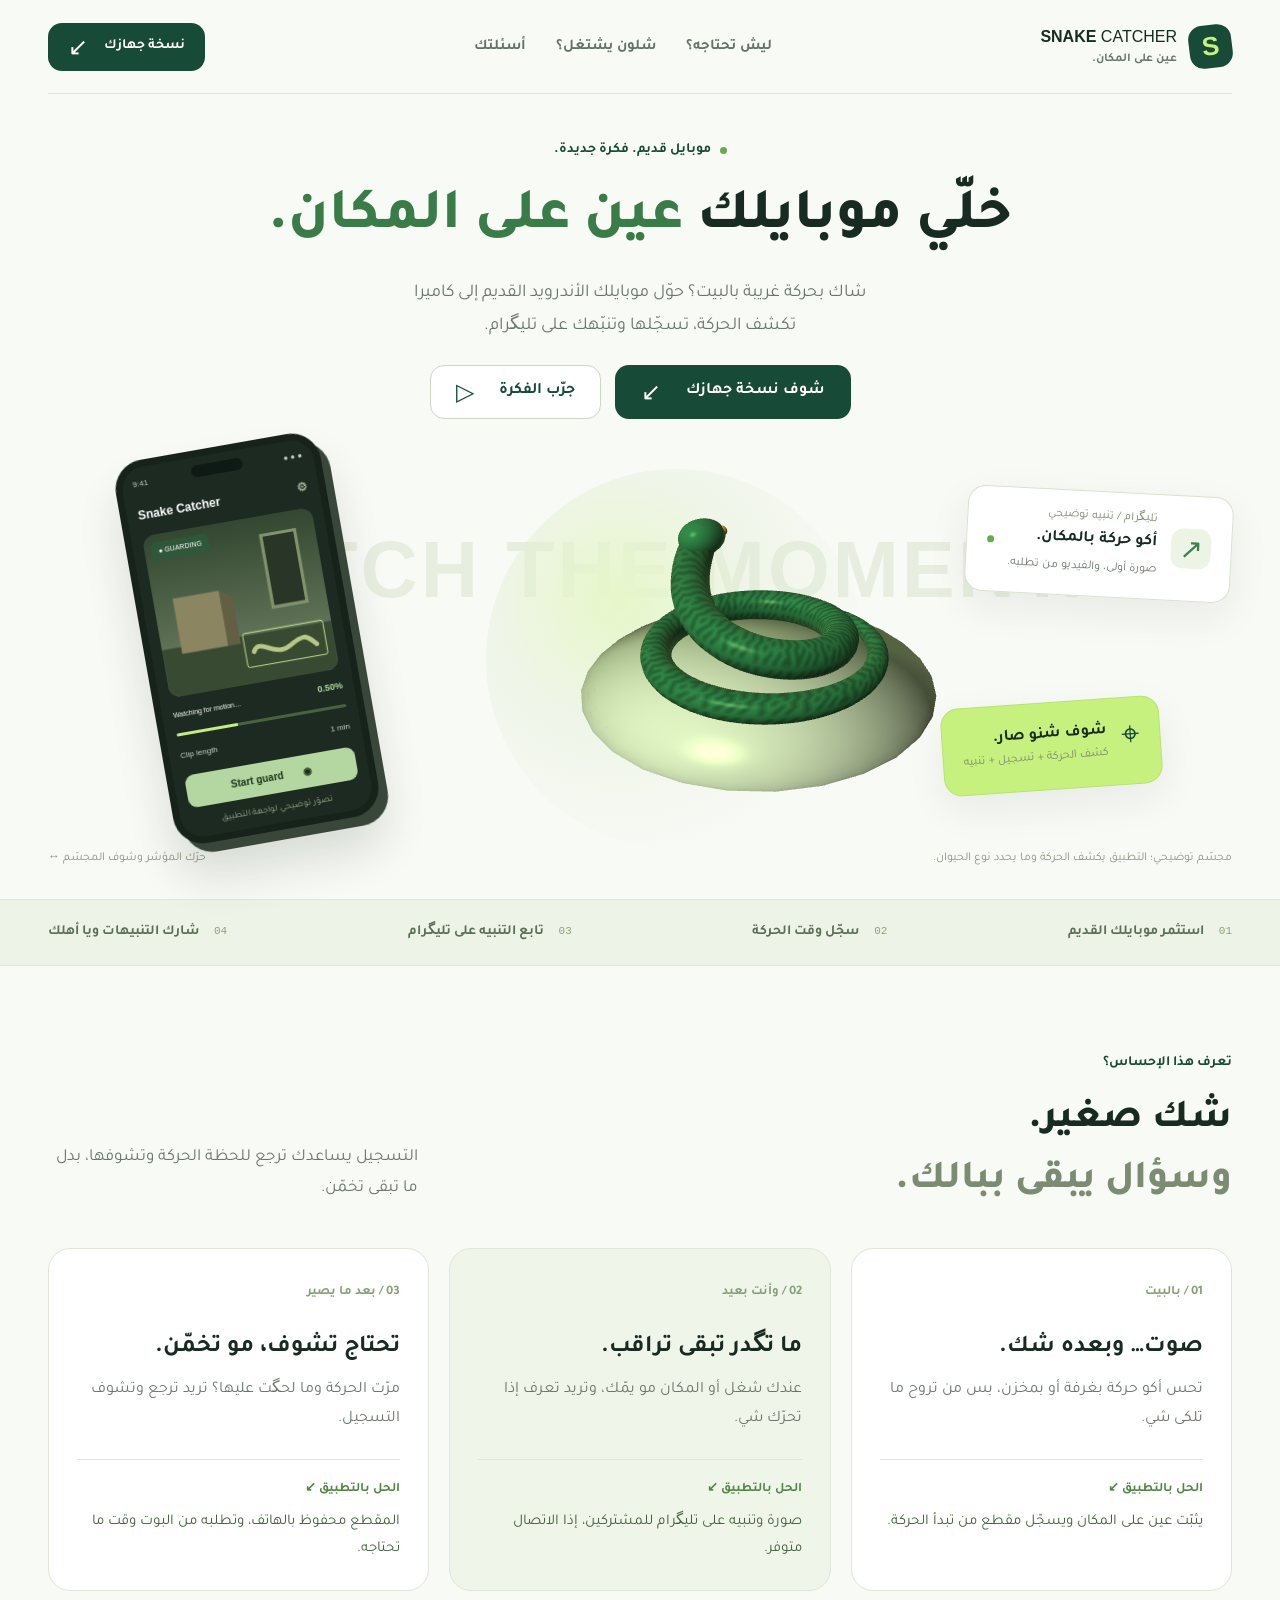
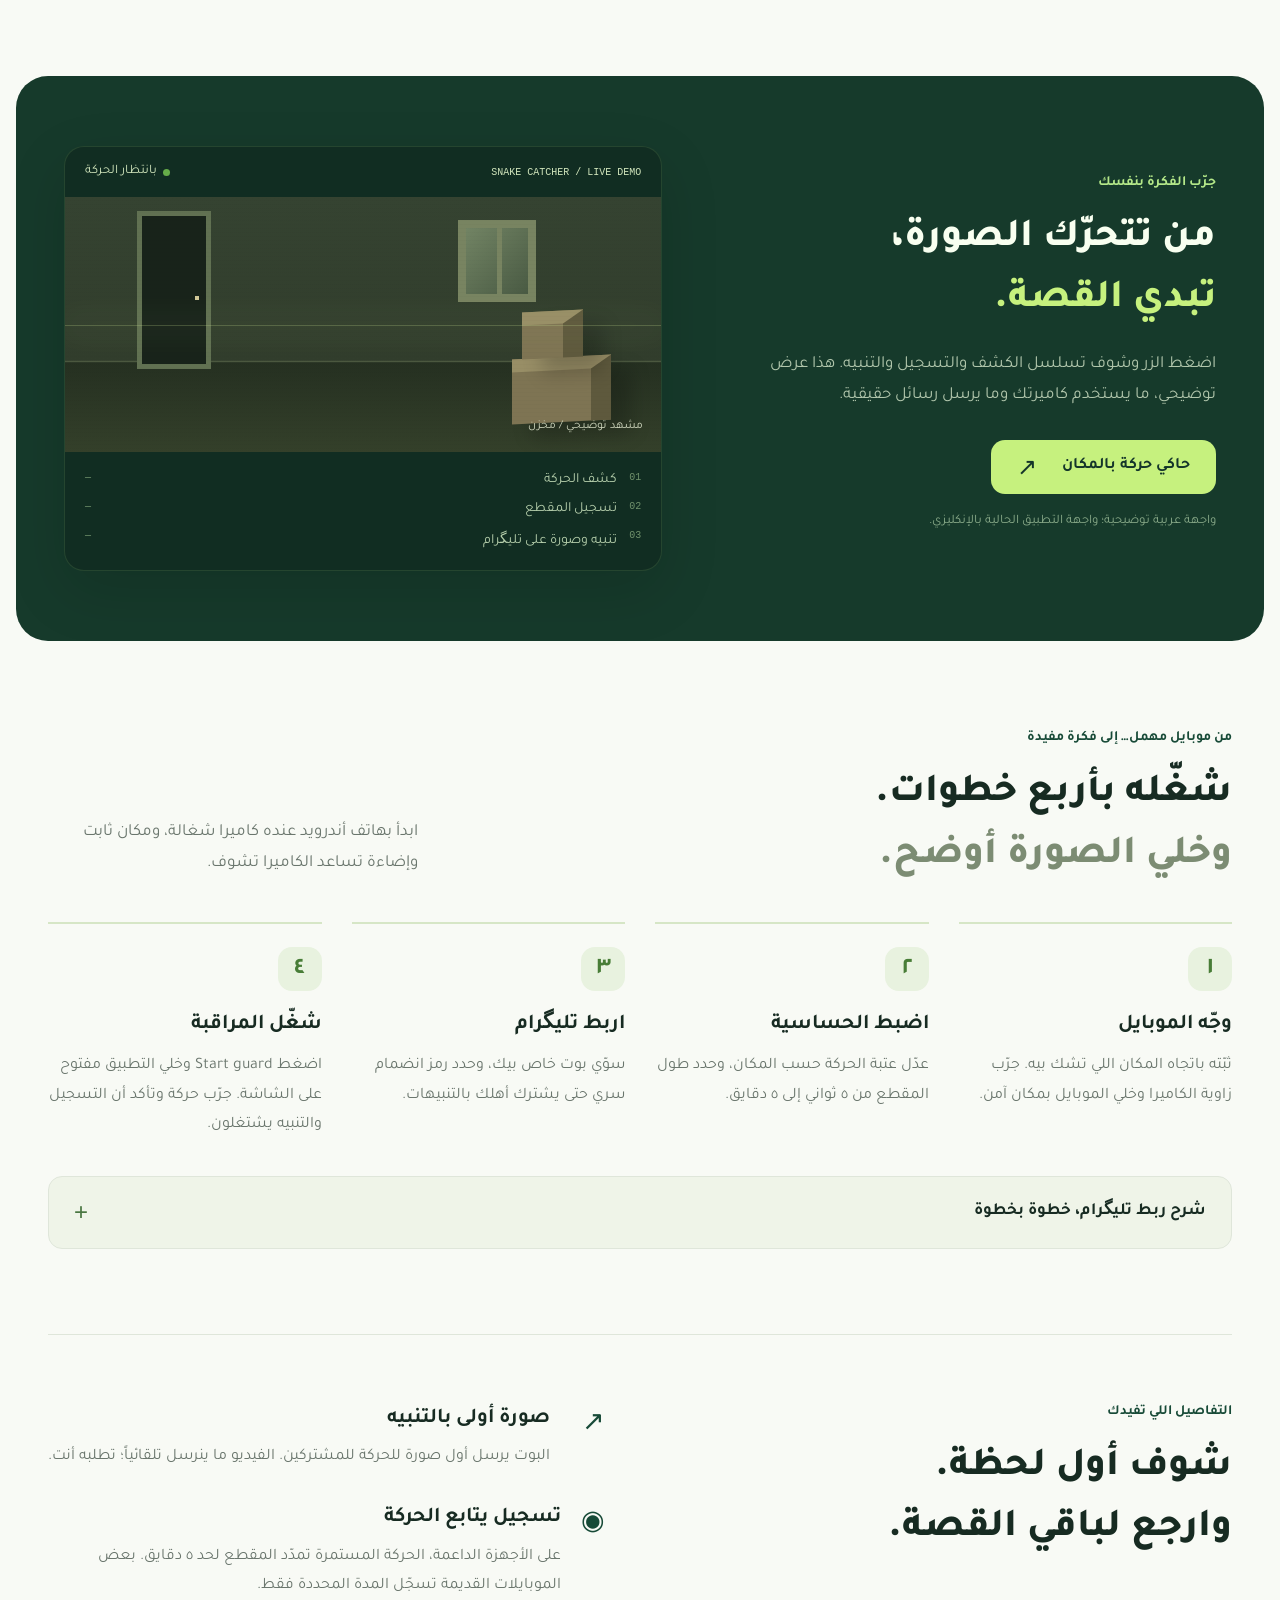
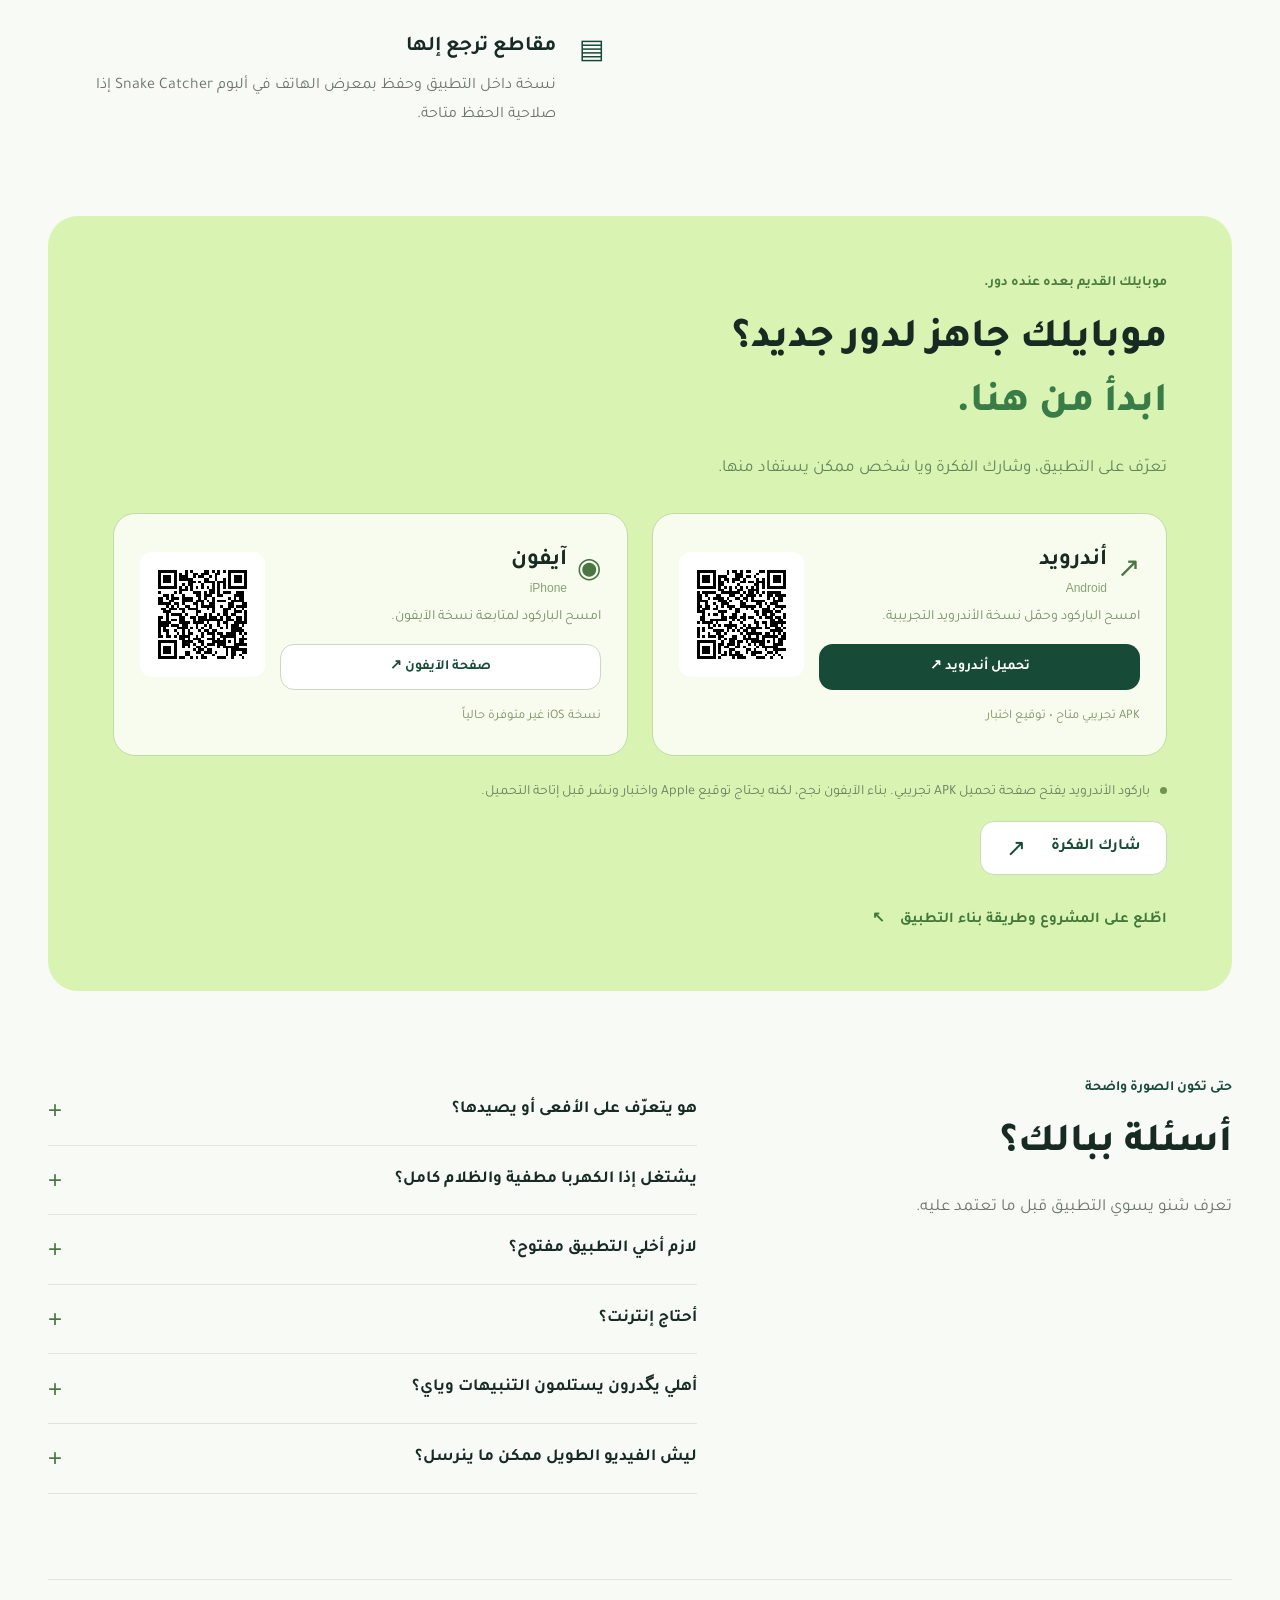
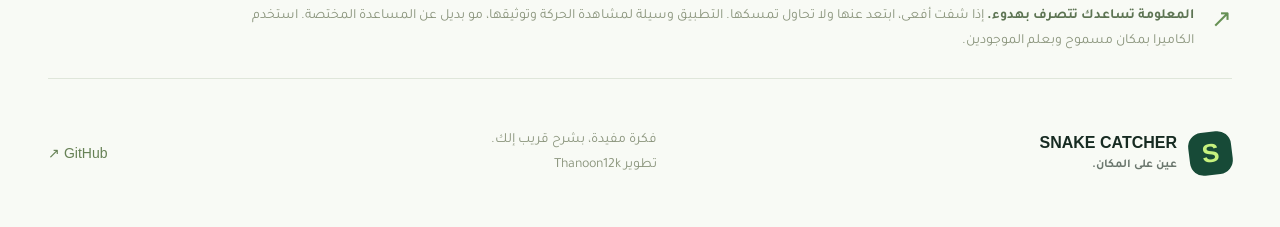
<file: website/index.html>
<!doctype html>
<html lang="ar-IQ" dir="rtl"><head><meta charset="utf-8"><meta name="viewport" content="width=device-width,initial-scale=1"><meta name="theme-color" content="#174a37"><title>Snake Catcher — موبايلك القديم، عين على المكان</title><meta name="description" content="حوّل موبايل أندرويد القديم إلى كاميرا تراقب الحركة، تسجّل الفيديو وتنبّهك على تليگرام. تعرّف على Snake Catcher باللهجة العراقية."><meta property="og:title" content="عندك شك بحركة بالبيت؟ خلي موبايلك يراقب."><meta property="og:description" content="Snake Catcher يحوّل موبايلك القديم إلى كاميرا لكشف الحركة وتسجيلها. شرح عراقي بسيط وخطوات الإعداد."><link rel="icon" href="favicon.svg"><link rel="stylesheet" href="style.css"></head><body>
<a class="skip" href="#main">انتقل للمحتوى</a>
<header class="wrap"><a class="brand" href="#"><span class="brand-icon">S</span><span dir="ltr">SNAKE<span class="light"> CATCHER</span><small>عين على المكان.</small></span></a><button class="menu-toggle" id="menu-toggle" aria-label="فتح القائمة" aria-controls="site-nav" aria-expanded="false">☰</button><nav id="site-nav" aria-label="القائمة الرئيسية"><a href="#problem">ليش تحتاجه؟</a><a href="#how">شلون يشتغل؟</a><a href="#faq">أسئلتك</a></nav><a class="btn small" href="#download">نسخة جهازك <span>↙</span></a></header>
<main id="main"><section class="hero wrap"><div class="hero-copy"><div class="eyebrow"><span class="dot"></span> موبايل قديم. فكرة جديدة.</div><h1>خلّي موبايلك <em>عين على المكان.</em></h1><p class="intro">شاك بحركة غريبة بالبيت؟ حوّل موبايلك الأندرويد القديم إلى كاميرا<br class="desktop-break"> تكشف الحركة، تسجّلها وتنبّهك على تليگرام.</p><div class="actions"><a class="btn" href="#download">شوف نسخة جهازك <span>↙</span></a><a class="btn secondary" href="#demo">جرّب الفكرة <span>▷</span></a></div></div><div class="scene" id="scene"><span class="scene-word" aria-hidden="true">CATCH THE MOMENT.</span><div class="scene-orb"></div><canvas id="snake" aria-label="مجسّم ثلاثي الأبعاد لأفعى خضراء" role="img"></canvas><div class="scene-fallback" hidden>🐍</div><div class="phone"><div class="phone-top"><span dir="ltr">9:41</span><span>● ● ●</span></div><div class="phone-brand" dir="ltr">Snake Catcher <span>⚙</span></div><div class="phone-camera"><span dir="ltr">● GUARDING</span><svg viewBox="0 0 220 210" aria-hidden="true"><defs><linearGradient id="wall" x2="0" y2="1"><stop stop-color="#334731"/><stop offset="1" stop-color="#718466"/></linearGradient></defs><path d="M0 0H220V210H0Z" fill="url(#wall)"/><path d="M0 148H220V210H0Z" fill="#394a32"/><path d="M150 25H194V118H150Z" fill="#293527" stroke="#82936b" stroke-width="4"/><path d="M25 85H85V157H25Z" fill="#8b8561"/><path d="M85 85L101 96V157H85Z" fill="#625f45"/><path d="M116 170C125 152 141 183 163 170S187 163 197 174" fill="none" stroke="#b6c887" stroke-width="6" stroke-linecap="round"/><rect x="105" y="145" width="104" height="44" rx="3" fill="none" stroke="#e1ffa5" stroke-width="1"/></svg></div><div class="phone-status"><span>Watching for motion…</span><b>0.50%</b></div><div class="phone-meter"></div><div class="phone-controls"><span>Clip length</span><b>1 min</b></div><div class="phone-start">Start guard <span>◉</span></div><p>تصوّر توضيحي لواجهة التطبيق</p></div><div class="float-card alert"><span class="alert-icon">↗</span><div><small>تليگرام / تنبيه توضيحي</small><strong>أكو حركة بالمكان.</strong><span>صورة أولى، والفيديو من تطلبه.</span></div><i class="dot"></i></div><div class="float-card detected"><span class="target">⌖</span><div><strong>شوف شنو صار.</strong><small>كشف الحركة + تسجيل + تنبيه</small></div></div><div class="scene-bottom"><span>مجسّم توضيحي؛ التطبيق يكشف الحركة وما يحدد نوع الحيوان.</span><span class="drag">حرّك المؤشر وشوف المجسّم ↔</span></div></div></section><div class="benefit-strip"><div class="wrap"><span><b>01</b> استثمر موبايلك القديم</span><span><b>02</b> سجّل وقت الحركة</span><span><b>03</b> تابع التنبيه على تليگرام</span><span><b>04</b> شارك التنبيهات ويا أهلك</span></div></div>
<section id="problem" class="section wrap"><div class="section-top"><div><div class="eyebrow">تعرف هذا الإحساس؟</div><h2>شك صغير.<br><span>وسؤال يبقى ببالك.</span></h2></div><p>التسجيل يساعدك ترجع للحظة الحركة وتشوفها، بدل ما تبقى تخمّن.</p></div><div class="problems"><article><span class="index">01 / بالبيت</span><h3>صوت… وبعده شك.</h3><p>تحس أكو حركة بغرفة أو بمخزن، بس من تروح ما تلكى شي.</p><div class="solution"><span>الحل بالتطبيق ↙</span>يثبّت عين على المكان ويسجّل مقطع من تبدأ الحركة.</div></article><article><span class="index">02 / وأنت بعيد</span><h3>ما تگدر تبقى تراقب.</h3><p>عندك شغل أو المكان مو يمّك، وتريد تعرف إذا تحرّك شي.</p><div class="solution"><span>الحل بالتطبيق ↙</span>صورة وتنبيه على تليگرام للمشتركين، إذا الاتصال متوفر.</div></article><article><span class="index">03 / بعد ما يصير</span><h3>تحتاج تشوف، مو تخمّن.</h3><p>مرّت الحركة وما لحگت عليها؟ تريد ترجع وتشوف التسجيل.</p><div class="solution"><span>الحل بالتطبيق ↙</span>المقطع محفوظ بالهاتف، وتطلبه من البوت وقت ما تحتاجه.</div></article></div></section>
<section id="demo" class="demo-section"><div class="wrap demo-grid"><div><div class="eyebrow">جرّب الفكرة بنفسك</div><h2>من تتحرّك الصورة،<br><em>تبدي القصة.</em></h2><p>اضغط الزر وشوف تسلسل الكشف والتسجيل والتنبيه. هذا عرض توضيحي، ما يستخدم كاميرتك وما يرسل رسائل حقيقية.</p><button class="btn" id="demo-button">حاكي حركة بالمكان <span>↗</span></button><p class="mini">واجهة عربية توضيحية؛ واجهة التطبيق الحالية بالإنكليزي.</p></div><div class="monitor"><div class="monitor-head"><span dir="ltr">SNAKE CATCHER / LIVE DEMO</span><span id="demo-state"><i class="dot"></i> بانتظار الحركة</span></div><div class="room"><div class="window"></div><div class="room-door"></div><div class="box box1"></div><div class="box box2"></div><div class="scan-line"></div><div class="motion-box" id="motion-box"><span>حركة مكتشفة</span><svg viewBox="0 0 140 60" aria-hidden="true"><path d="M10 40C20 5 50 55 75 30S120 0 130 28" fill="none" stroke="#b9cf87" stroke-width="10" stroke-linecap="round"/></svg></div><span class="room-caption">مشهد توضيحي / مخزن</span><span class="rec" id="rec" hidden>● REC</span></div><div class="demo-events" aria-live="polite"><div id="event1">01 <span>كشف الحركة</span><i>—</i></div><div id="event2">02 <span>تسجيل المقطع</span><i>—</i></div><div id="event3">03 <span>تنبيه وصورة على تليگرام</span><i>—</i></div></div></div></div></section>
<section id="how" class="section wrap"><div class="section-top"><div><div class="eyebrow">من موبايل مهمل… إلى فكرة مفيدة</div><h2>شغّله بأربع خطوات.<br><span>وخلي الصورة أوضح.</span></h2></div><p>ابدأ بهاتف أندرويد عنده كاميرا شغالة، ومكان ثابت وإضاءة تساعد الكاميرا تشوف.</p></div><div class="steps"><article><b>١</b><h3>وجّه الموبايل</h3><p>ثبّته باتجاه المكان اللي تشك بيه. جرّب زاوية الكاميرا وخلي الموبايل بمكان آمن.</p></article><article><b>٢</b><h3>اضبط الحساسية</h3><p>عدّل عتبة الحركة حسب المكان، وحدد طول المقطع من ٥ ثواني إلى ٥ دقايق.</p></article><article><b>٣</b><h3>اربط تليگرام</h3><p>سوّي بوت خاص بيك، وحدد رمز انضمام سري حتى يشترك أهلك بالتنبيهات.</p></article><article><b>٤</b><h3>شغّل المراقبة</h3><p>اضغط <bdi>Start guard</bdi> وخلي التطبيق مفتوح على الشاشة. جرّب حركة وتأكد أن التسجيل والتنبيه يشتغلون.</p></article></div><details class="setup"><summary>شرح ربط تليگرام، خطوة بخطوة <span>+</span></summary><ol><li>افتح <a href="https://t.me/BotFather" target="_blank" rel="noopener">@BotFather</a> على تليگرام، أرسل <code>/newbot</code> وخذ رمز البوت (Token).</li><li>داخل التطبيق افتح <bdi>Settings</bdi>، فعّل <bdi>Telegram alerts</bdi> والصق الرمز. احتفظ بيه سري.</li><li>اختار <bdi>Join code</bdi> سري وشاركه بس ويا الأشخاص اللي تريدهم يستلمون التنبيهات.</li><li>كل شخص يفتح بوتك ويرسل <code>/start YOUR_JOIN_CODE</code>، مع استبدال النص برمزك.</li><li>اضغط <bdi>Save &amp; send test</bdi>. من البوت تگدر ترسل <code>/status</code> للحالة، <code>/video</code> لآخر فيديو و<code>/list</code> لآخر ١٠ مقاطع.</li></ol></details></section>
<section class="feature-section wrap"><div class="feature-heading"><div class="eyebrow">التفاصيل اللي تفيدك</div><h2>شوف أول لحظة.<br>وارجع لباقي القصة.</h2></div><div class="feature-list"><article><span>↗</span><div><h3>صورة أولى بالتنبيه</h3><p>البوت يرسل أول صورة للحركة للمشتركين. الفيديو ما ينرسل تلقائياً؛ تطلبه أنت.</p></div></article><article><span>◉</span><div><h3>تسجيل يتابع الحركة</h3><p>على الأجهزة الداعمة، الحركة المستمرة تمدّد المقطع لحد ٥ دقايق. بعض الموبايلات القديمة تسجّل المدة المحددة فقط.</p></div></article><article><span>▤</span><div><h3>مقاطع ترجع إلها</h3><p>نسخة داخل التطبيق وحفظ بمعرض الهاتف في ألبوم <bdi>Snake Catcher</bdi> إذا صلاحية الحفظ متاحة.</p></div></article></div></section>
<section id="download" class="download wrap"><div class="eyebrow">موبايلك القديم بعده عنده دور.</div><h2>موبايلك جاهز لدور جديد؟<br><em>ابدأ من هنا.</em></h2><p>تعرّف على التطبيق، وشارك الفكرة ويا شخص ممكن يستفاد منها.</p><div class="platforms"><article><div class="platform-title"><span>↗</span><h3>أندرويد <small>Android</small></h3></div><img src="qr-android.svg" width="150" height="150" alt="باركود صفحة توفر نسخة أندرويد"><p>امسح الباركود وحمّل نسخة الأندرويد التجريبية.</p><a class="btn" href="android.html">تحميل أندرويد ↗</a><span class="platform-status">APK تجريبي متاح • توقيع اختبار</span></article><article><div class="platform-title"><span>◉</span><h3>آيفون <small>iPhone</small></h3></div><img src="qr-ios.svg" width="150" height="150" alt="باركود صفحة توفر نسخة آيفون"><p>امسح الباركود لمتابعة نسخة الآيفون.</p><a class="btn secondary" href="ios.html">صفحة الآيفون ↗</a><span class="platform-status">نسخة iOS غير متوفرة حالياً</span></article></div><div class="availability"><span class="dot"></span><p>باركود الأندرويد يفتح صفحة تحميل APK تجريبي. بناء الآيفون نجح، لكنه يحتاج توقيع Apple واختبار ونشر قبل إتاحة التحميل.</p></div><button class="btn secondary" id="share-button">شارك الفكرة <span>↗</span></button><br><br><a class="text-link" href="https://github.com/Thanoon12k/real-snakes-catcher" target="_blank" rel="noopener">اطّلع على المشروع وطريقة بناء التطبيق <span>↖</span></a></section>
<section id="faq" class="section wrap faq"><div><div class="eyebrow">حتى تكون الصورة واضحة</div><h2>أسئلة ببالك؟</h2><p>تعرف شنو يسوي التطبيق قبل ما تعتمد عليه.</p></div><div class="questions"><details><summary>هو يتعرّف على الأفعى أو يصيدها؟ <span>+</span></summary><p>لا. الاسم Snake Catcher، لكن التطبيق يكشف تغيّر الصورة بسبب الحركة ويسجّلها. ما يحدد إذا اللي تحرّك أفعى أو فار أو شخص، وما يمسك الحيوانات ولا يضمن الحماية.</p></details><details><summary>يشتغل إذا الكهربا مطفية والظلام كامل؟ <span>+</span></summary><p>الكاميرا تحتاج إضاءة حتى تشوف. وضع Night يعدّل حساسية تغيّر الإضاءة، لكنه ما يحوّل الموبايل إلى كاميرا أشعة تحت الحمراء. الأداء يعتمد على كاميرا الهاتف وظروف المكان.</p></details><details><summary>لازم أخلي التطبيق مفتوح؟ <span>+</span></summary><p>إي، خلي التطبيق ظاهر على الشاشة أثناء المراقبة. التطبيق يبقي الشاشة شغالة تلقائياً عند تشغيل المراقبة. تأكد من البطارية والمساحة وجرّب الجهاز قبل الاستخدام الطويل.</p></details><details><summary>أحتاج إنترنت؟ <span>+</span></summary><p>كشف الحركة والتسجيل يصيران على الهاتف. إرسال تنبيهات وصور وفيديوهات تليگرام يحتاج اتصال إنترنت وإعداد البوت.</p></details><details><summary>أهلي يگدرون يستلمون التنبيهات وياي؟ <span>+</span></summary><p>إي. كل شخص يشترك ببوتك باستخدام رمز الانضمام السري. التنبيه والصورة يوصلون للمشتركين، والفيديو يوصل فقط للشخص اللي يطلبه. تگدر تحذف المشتركين من الإعدادات.</p></details><details><summary>ليش الفيديو الطويل ممكن ما ينرسل؟ <span>+</span></summary><p>وفق توثيق المشروع، البوت ما يرفع ملفات أكبر من ٥٠ ميگابايت. بعض المقاطع الطويلة ممكن تتجاوز الحد؛ يبقى المقطع محفوظ بالهاتف حتى إذا تعذر إرساله.</p></details></div></section>
<aside class="honest-note wrap"><span>↗</span><p><strong>المعلومة تساعدك تتصرف بهدوء.</strong> إذا شفت أفعى، ابتعد عنها ولا تحاول تمسكها. التطبيق وسيلة لمشاهدة الحركة وتوثيقها، مو بديل عن المساعدة المختصة. استخدم الكاميرا بمكان مسموح وبعلم الموجودين.</p></aside></main>
<footer class="wrap"><a class="brand" href="#"><span class="brand-icon">S</span><span dir="ltr">SNAKE CATCHER<small>عين على المكان.</small></span></a><p>فكرة مفيدة، بشرح قريب إلك. <span>تطوير Thanoon12k</span></p><a href="https://github.com/Thanoon12k/real-snakes-catcher" target="_blank" rel="noopener">GitHub ↗</a></footer><div id="toast" role="status"></div><script src="snake.js"></script><script src="app.js"></script></body></html>
</file>
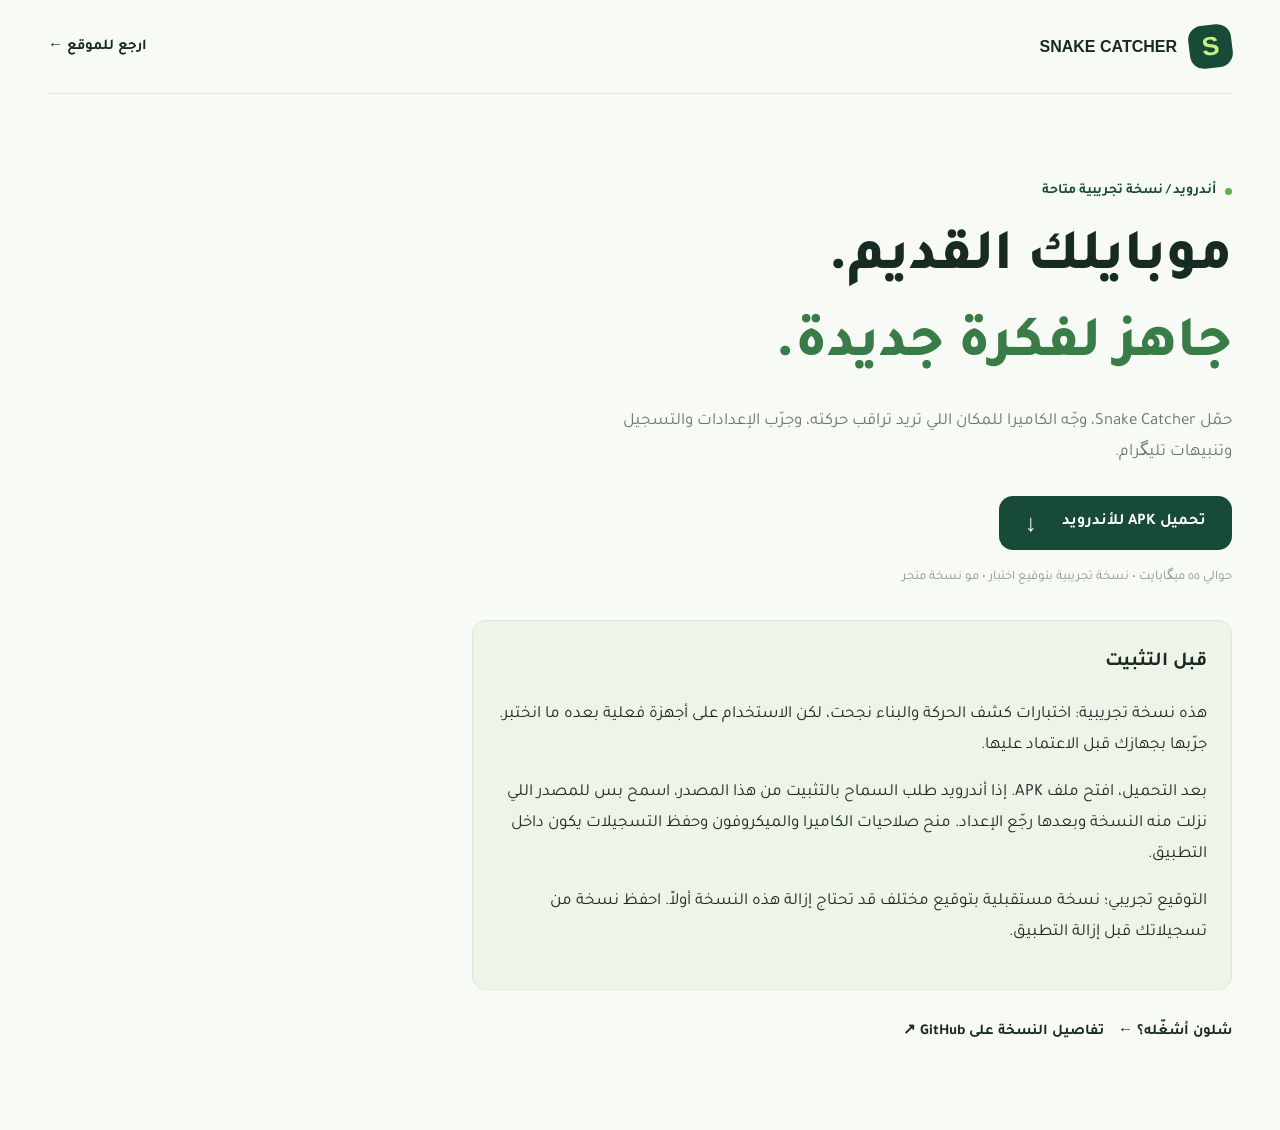
<file: website/android.html>
<!doctype html><html lang="ar-IQ" dir="rtl"><head><meta charset="utf-8"><meta name="viewport" content="width=device-width,initial-scale=1"><meta name="theme-color" content="#174a37"><title>تحميل Snake Catcher — أندرويد</title><meta name="description" content="حمّل النسخة التجريبية من Snake Catcher للأندرويد، لكشف الحركة وتسجيلها وتنبيهات تليگرام."><link rel="stylesheet" href="style.css"><link rel="icon" href="favicon.svg"></head><body><header class="wrap"><a class="brand" href="index.html"><span class="brand-icon">S</span><span dir="ltr">SNAKE CATCHER</span></a><a class="text-link" href="index.html">ارجع للموقع ←</a></header><main class="wrap section"><div class="eyebrow"><span class="dot"></span> أندرويد / نسخة تجريبية متاحة</div><h1>موبايلك القديم.<br><em>جاهز لفكرة جديدة.</em></h1><p style="max-width:650px;color:var(--muted);margin-bottom:28px">حمّل Snake Catcher، وجّه الكاميرا للمكان اللي تريد تراقب حركته، وجرّب الإعدادات والتسجيل وتنبيهات تليگرام.</p><a class="btn" href="https://github.com/Thanoon12k/real-snakes-catcher/releases/download/android-preview-20261006/app-release.apk">تحميل APK للأندرويد <span>↓</span></a><p class="mini">حوالي ٥٥ ميگابايت • نسخة تجريبية بتوقيع اختبار • مو نسخة متجر</p><div class="setup" style="max-width:760px;padding:24px;margin-top:30px"><h3 style="margin-top:0">قبل التثبيت</h3><p>هذه نسخة تجريبية: اختبارات كشف الحركة والبناء نجحت، لكن الاستخدام على أجهزة فعلية بعده ما انختبر. جرّبها بجهازك قبل الاعتماد عليها.</p><p>بعد التحميل، افتح ملف APK. إذا أندرويد طلب السماح بالتثبيت من هذا المصدر، اسمح بس للمصدر اللي نزلت منه النسخة وبعدها رجّع الإعداد. منح صلاحيات الكاميرا والميكروفون وحفظ التسجيلات يكون داخل التطبيق.</p><p>التوقيع تجريبي؛ نسخة مستقبلية بتوقيع مختلف قد تحتاج إزالة هذه النسخة أولاً. احفظ نسخة من تسجيلاتك قبل إزالة التطبيق.</p></div><div class="actions" style="margin-top:28px"><a class="text-link" href="index.html#how">شلون أشغّله؟ ←</a><a class="text-link" href="https://github.com/Thanoon12k/real-snakes-catcher/releases/tag/android-preview-20261006" target="_blank" rel="noopener">تفاصيل النسخة على GitHub ↗</a></div></main></body></html>
</file>
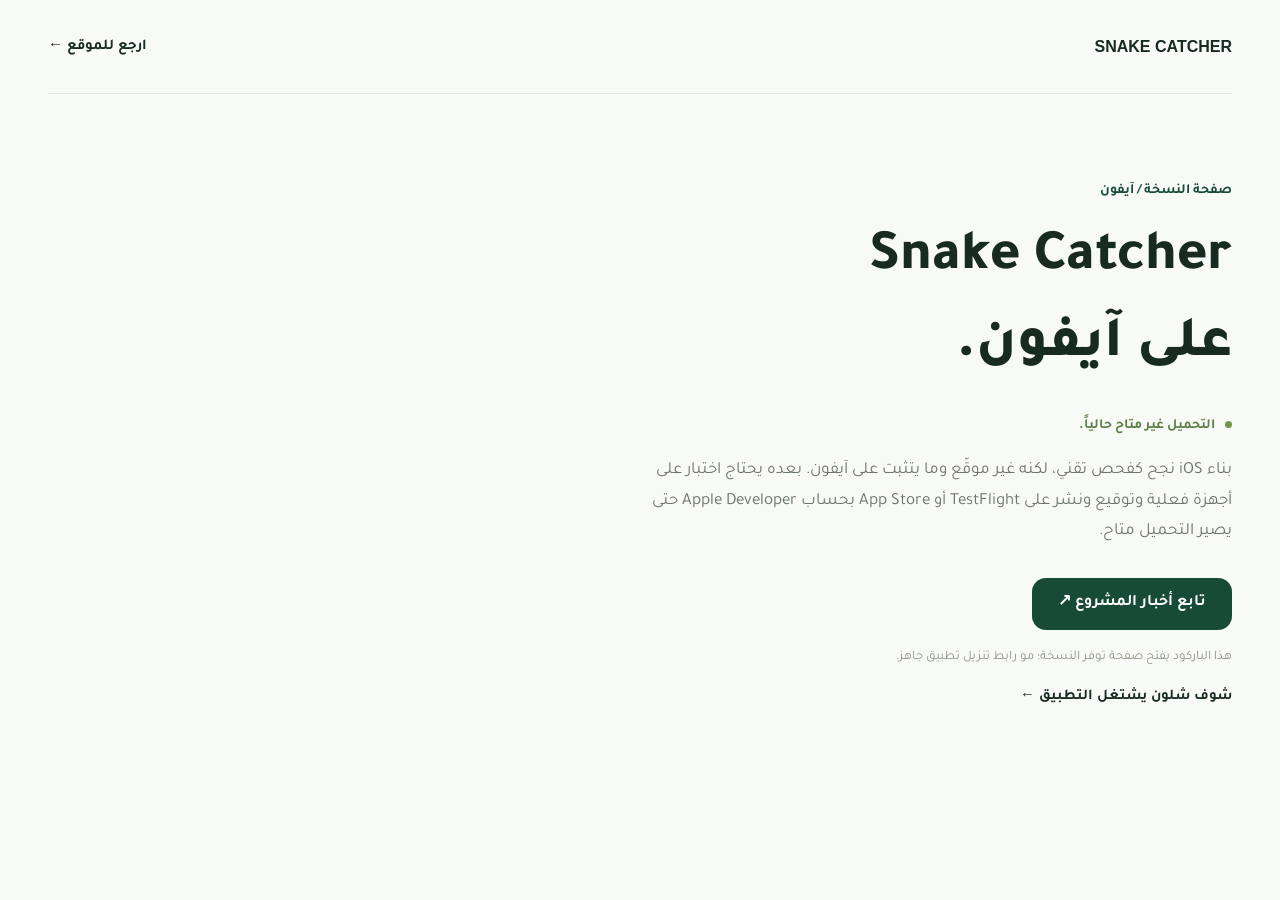
<file: website/ios.html>
<!doctype html><html lang="ar-IQ" dir="rtl"><head><meta charset="utf-8"><meta name="viewport" content="width=device-width,initial-scale=1"><meta name="theme-color" content="#101b15"><title>Snake Catcher — نسخة آيفون</title><link rel="stylesheet" href="style.css"><link rel="icon" href="favicon.svg"></head><body><header class="wrap"><a class="brand" href="index.html">SNAKE CATCHER</a><a class="text-link" href="index.html">ارجع للموقع ←</a></header><main class="wrap section"><div class="eyebrow">صفحة النسخة / آيفون</div><h1>Snake Catcher<br>على آيفون.</h1><div class="availability"><span class="dot"></span><p><strong>التحميل غير متاح حالياً.</strong></p></div><p style="max-width:600px;color:var(--muted);margin-bottom:30px">بناء iOS نجح كفحص تقني، لكنه غير موقّع وما يتثبت على آيفون. بعده يحتاج اختبار على أجهزة فعلية وتوقيع ونشر على TestFlight أو App Store بحساب Apple Developer حتى يصير التحميل متاح.</p><a class="btn" href="https://github.com/Thanoon12k/real-snakes-catcher" target="_blank" rel="noopener">تابع أخبار المشروع ↗</a><p class="mini">هذا الباركود يفتح صفحة توفر النسخة؛ مو رابط تنزيل تطبيق جاهز.</p><a class="text-link" href="index.html#how">شوف شلون يشتغل التطبيق ←</a></main></body></html>
</file>
<file: website/style.css>
@font-face{font-family:Tajawal;src:url('fonts/Tajawal-Regular.ttf') format('truetype');font-weight:400;font-display:swap}@font-face{font-family:Tajawal;src:url('fonts/Tajawal-Bold.ttf') format('truetype');font-weight:700;font-display:swap}@font-face{font-family:Tajawal;src:url('fonts/Tajawal-ExtraBold.ttf') format('truetype');font-weight:800;font-display:swap}:root{--bg:#f8faf5;--panel:#fff;--green:#174a37;--lime:#c6f17e;--orange:#df7e4b;--text:#172b22;--muted:#6a766d;--line:#dfe6da}*{box-sizing:border-box}html{scroll-behavior:smooth;scroll-padding-top:30px}body{margin:0;background:var(--bg);color:var(--text);font-family:Tajawal,Tahoma,Arial,sans-serif;font-size:17px;line-height:1.8}a{color:inherit;text-decoration:none}button{font:inherit;cursor:pointer}button,a{-webkit-tap-highlight-color:transparent}a:focus-visible,button:focus-visible,summary:focus-visible{outline:3px solid #559e34;outline-offset:5px}.wrap{max-width:1200px;width:calc(100% - 96px);margin-inline:auto}header{height:94px;display:flex;align-items:center;justify-content:space-between;gap:24px;border-bottom:1px solid var(--line)}.brand{display:flex;align-items:center;gap:12px;font-family:Arial,sans-serif;font-size:16px;font-weight:800;line-height:1.25}.brand small{display:block;font-family:Tajawal;font-weight:700;font-size:12px;direction:rtl;color:var(--muted);margin-top:5px;text-align:start}.brand-icon{font:800 26px Arial;background:var(--green);border-radius:14px;width:43px;height:43px;display:grid;place-items:center;color:var(--lime);transform:rotate(-7deg)}.light{font-weight:400}nav{display:flex;gap:30px;font-size:15px;font-weight:700;color:#647264}nav a:hover,.text-link:hover{color:#23814b}.menu-toggle{display:none}.btn{display:inline-flex;align-items:center;justify-content:center;gap:25px;min-height:50px;padding:12px 25px;background:var(--green);color:white;font-weight:700;font-size:16px;border:1px solid transparent;border-radius:14px;transition:transform .2s,box-shadow .2s;line-height:1.6}.btn:hover{transform:translateY(-3px);box-shadow:0 8px 25px #174a3722}.btn span{font:24px Arial}.small{font-size:14px;padding:9px 19px;gap:16px;min-height:44px}.secondary{background:white;border:1px solid #cbd8c6;color:var(--green)}.hero{padding-top:44px;padding-bottom:30px}.hero-copy{text-align:center}.eyebrow{font-size:14px;color:var(--green);font-weight:700;display:flex;align-items:center;gap:9px;margin-bottom:13px}.hero .eyebrow{justify-content:center}.dot{width:7px;height:7px;display:inline-block;background:#66ac49;border-radius:50%;flex-shrink:0}h1{font-size:clamp(40px,4.5vw,66px);line-height:1.5;margin:0;font-weight:800}em{font-style:normal;color:#397c48}h1 em{white-space:nowrap}.intro{font-size:18px;color:var(--muted);line-height:1.85;margin:14px 0 22px}.actions{display:flex;align-items:center;gap:14px;flex-wrap:wrap}.hero .actions{justify-content:center}.text-link{font-size:15px;display:inline-flex;gap:15px;align-items:center;font-weight:700}.hero-note,.mini{font-size:13px;color:#8b9687;margin-top:16px}.scene{height:435px;position:relative;direction:ltr;margin-top:15px;isolation:isolate}.scene-word{position:absolute;top:90px;right:10px;left:10px;font:800 clamp(38px,6.2vw,83px) Arial;letter-spacing:3px;color:#e7eee0;text-align:center;white-space:nowrap;z-index:-1}.scene-orb{position:absolute;left:37%;top:35px;width:380px;height:380px;max-width:55%;border-radius:50%;background:radial-gradient(circle at 35% 35%,#e7f7c9,#ddebd055,transparent 73%);z-index:-1}canvas{position:absolute;left:25%;top:-5px;width:70%;height:420px;display:block;z-index:2}.scene-fallback{position:absolute;left:45%;top:80px;font-size:180px;z-index:2}.phone{position:absolute;top:10px;left:8%;width:208px;border:7px solid #17221b;border-radius:30px;background:#1c2a22;color:white;padding:11px 11px 7px;transform:rotate(-10deg);box-shadow:8px 10px 0 #39473a,0 32px 45px #203b2228;z-index:3;direction:ltr;font-family:Arial;line-height:1.5}.phone-top{display:flex;justify-content:space-between;font-size:8px;color:#c1cabc;margin-bottom:16px}.phone-top:after{content:'';position:absolute;width:52px;height:12px;top:8px;left:50%;transform:translateX(-50%);border-radius:10px;background:#101a14}.phone-brand{font-size:12px;font-weight:bold;display:flex;justify-content:space-between;margin-bottom:12px}.phone-brand>span{color:#9baf8c}.phone-camera{position:relative;border-radius:12px;overflow:hidden;height:164px}.phone-camera svg{width:100%;height:100%;object-fit:cover}.phone-camera>span{position:absolute;top:8px;left:7px;font-size:7px;background:#2e593add;border-radius:5px;padding:4px 7px;z-index:1}.phone-status{display:flex;justify-content:space-between;gap:4px;align-items:center;font-size:7px;margin:11px 0}.phone-status b{font-size:9px;color:#b5dd96}.phone-meter{height:3px;border-radius:3px;background:linear-gradient(to right,#c3ed82 36%,#48633d 36%)}.phone-controls{display:flex;justify-content:space-between;font-size:8px;color:#ccd2c6;margin:14px 0}.phone-controls b{font-weight:400}.phone-start{display:flex;align-items:center;justify-content:center;gap:20px;padding:9px;border-radius:9px;background:#b4d7a2;color:#19311b;font-size:10px;font-weight:bold}.phone>p{font:9px Tajawal;color:#9db28e;text-align:center;margin:10px 0 2px}.float-card{position:absolute;z-index:4;direction:rtl;background:#fffffff2;border:1px solid #d8e2d1;border-radius:18px;padding:14px 20px;box-shadow:0 14px 40px #19332012;display:flex;align-items:center;gap:14px;transform:rotate(3deg)}.alert{top:57px;right:0}.float-card strong{font-size:16px;display:block;line-height:1.5}.float-card small{font-size:12px;color:#7d8a70;display:block}.float-card span:not(.dot,.alert-icon,.target){font-size:12px;color:var(--muted)}.alert-icon{background:#edf4e5;color:#3c8150;border-radius:12px;width:40px;height:40px;display:grid;place-items:center;font:28px Arial}.detected{bottom:80px;right:6%;transform:rotate(-4deg);background:var(--lime);border-color:#b9e170}.target{font-size:32px;color:var(--green)}.scene-bottom{position:absolute;bottom:0;left:0;right:0;display:flex;justify-content:space-between;gap:12px;direction:rtl;color:#8a9682;font-size:12px}.drag{white-space:nowrap}.benefit-strip{border-block:1px solid var(--line);background:#eef3e8}.benefit-strip .wrap{display:flex;justify-content:space-between;gap:20px;padding-block:20px;color:#5a7055;font-size:14px;font-weight:700}.benefit-strip b{font:11px monospace;color:#8aa478;margin-inline-end:12px}.section{padding-block:85px}.section-top{display:flex;justify-content:space-between;align-items:end;gap:60px;margin-bottom:35px}h2{font-size:clamp(30px,3.1vw,45px);line-height:1.55;margin:0;font-weight:800}h2 span{color:#7c8c73}.section-top>p{max-width:370px;color:var(--muted);font-size:17px;margin:0 0 8px}.problems{display:grid;grid-template-columns:repeat(3,1fr);gap:20px}.problems article{border:1px solid var(--line);border-radius:22px;background:white;padding:28px;transition:transform .2s}.problems article:hover{transform:translateY(-5px)}.problems article:nth-child(2){background:#f0f5e9}.index{font-size:13px;color:#84a175;font-weight:700}.problems h3{font-size:24px;margin:22px 0 8px;line-height:1.6}.problems p,.steps p,.feature-list p{font-size:16px;color:var(--muted);margin:0;line-height:1.85}.solution{border-top:1px solid var(--line);margin-top:24px;padding-top:18px;font-size:15px;color:#42623a}.solution span{display:block;font-size:13px;color:#518745;font-weight:700;margin-bottom:7px}.demo-section{background:#163a2b;color:#f8fff0;padding-block:70px;border-radius:32px;max-width:1360px;width:calc(100% - 32px);margin-inline:auto}.demo-grid{display:grid;grid-template-columns:.8fr 1fr;gap:75px;align-items:center}.demo-grid .eyebrow{color:#b4e889}.demo-grid h2{margin-bottom:18px}.demo-grid em{color:#c6f17e}.demo-grid p{font-size:17px;color:#b1c6ac}.demo-grid .btn{background:#c6f17e;color:#14352a;margin-top:12px}.demo-grid .mini{font-size:13px;color:#8aab8a}.monitor{background:#112d22;border:1px solid #5f875244;border-radius:20px;overflow:hidden;box-shadow:0 20px 60px #0002}.monitor-head{padding:17px 20px;display:flex;align-items:center;justify-content:space-between;font:10px monospace;color:#d1e5bc;gap:8px}.monitor-head>span:last-child{font:13px Tajawal;display:flex;gap:6px;align-items:center}.room{height:255px;position:relative;overflow:hidden;background:linear-gradient(0deg,#34402a 0%,#253021 35%,#4c5940 35.5%,#313d2c 36%,#354331 100%)}.room:after{content:'';position:absolute;inset:0;background:repeating-linear-gradient(0deg,transparent,transparent 3px,#00000008 4px);pointer-events:none}.window{position:absolute;width:78px;height:82px;top:23px;right:21%;border:8px solid #788461;background:linear-gradient(135deg,#728464,#495a43)}.window:after{content:'';position:absolute;width:5px;height:100%;left:50%;background:#788461}.room-door{position:absolute;top:14px;left:12%;height:158px;width:74px;background:#18231a;border:5px solid #617152}.room-door:after{content:'';position:absolute;top:80px;right:7px;width:4px;height:4px;background:#d1c898}.box{position:absolute;background:#7e7453;border-right:20px solid #5e593d;border-top:13px solid #988e66;box-shadow:20px 15px 20px #0003}.box1{width:99px;height:65px;right:50px;bottom:30px;transform:skewY(-3deg)}.box2{width:61px;height:47px;right:78px;bottom:94px;transform:skewY(-3deg)}.room-caption{position:absolute;bottom:15px;right:18px;font-size:12px;color:#d2d9c0}.scan-line{height:1px;position:absolute;top:50%;inset-inline:0;background:#bed68c44;box-shadow:0 0 30px #c5db97;animation:scan 7s linear infinite}.motion-box{position:absolute;bottom:28px;left:21%;height:74px;width:125px;border:1px solid #d8ef8a;opacity:0;transition:opacity .3s}.motion-box span{position:absolute;top:-24px;font-size:11px;background:#c6f17e;color:#111c12;padding:0 6px;white-space:nowrap}.motion-box svg{width:100%;height:100%}.motion-box.active{opacity:1}.rec{position:absolute;top:15px;right:15px;font:11px monospace;color:#ffaf85}.demo-events{padding:20px;display:grid;gap:12px}.demo-events div{font:10px monospace;color:#70916c;display:flex;gap:12px}.demo-events span{font:14px Tajawal;color:#b6cfac}.demo-events i{font-style:normal;margin-inline-start:auto}.demo-events .done,.demo-events .done span{color:#d8f796}.steps{display:grid;grid-template-columns:repeat(4,1fr);gap:30px}.steps article{border-top:2px solid #d6e6c6;padding-top:23px}.steps article>b{display:grid;place-items:center;width:44px;height:44px;border-radius:14px;background:#e8f2df;color:#487d37;font-size:25px}.steps h3{font-size:21px;margin:15px 0 8px}.setup{margin-top:35px;background:#eff4e8;border:1px solid var(--line);border-radius:14px}summary{cursor:pointer;list-style:none;display:flex;justify-content:space-between;gap:20px;align-items:center}summary::-webkit-details-marker{display:none}summary span{font:24px Arial;color:#497641}details[open]>summary span{transform:rotate(45deg)}.setup summary{padding:20px 25px;font-size:17px;font-weight:700}.setup ol{padding:0 48px 25px 30px;margin:0;font-size:16px;color:var(--muted)}.setup li{margin-bottom:12px}code{direction:ltr;display:inline-block;background:#dde8d5;padding:2px 6px;border-radius:4px;color:#2c5836}.setup a{color:var(--green);text-decoration:underline}.feature-section{display:grid;grid-template-columns:1fr 1fr;gap:70px;border-top:1px solid var(--line);padding-block:65px 85px}.feature-list{display:grid;gap:26px}.feature-list article{display:flex;gap:20px}.feature-list article>span{color:var(--green);font:27px Arial;width:35px;padding-top:5px}.feature-list h3{font-size:21px;margin:0 0 6px}.download{border-radius:30px;background:#d9f3b3;padding:55px 65px;position:relative;overflow:hidden}.download .eyebrow{color:#4b7b3e}.download h2{font-size:clamp(32px,3.2vw,46px)}.download>p{color:#66845a;font-size:17px;margin:18px 0 25px}.availability{display:flex;align-items:baseline;gap:10px;margin:24px 0 16px;max-width:770px}.availability p{font-size:14px;color:#6a8060;margin:0}.availability strong{color:#5e7e48}.availability .dot{background:#71964b}.download .text-link{font-size:15px;color:#41783a}.platforms{display:grid;grid-template-columns:1fr 1fr;gap:24px;position:relative;margin-top:28px}.platforms article{padding:26px;border:1px solid #c0dca2;border-radius:22px;background:#ffffffc9;display:grid;grid-template-columns:1fr 125px;column-gap:15px;align-items:center}.platform-title{display:flex;gap:10px;align-items:center;margin-bottom:10px;grid-column:1}.platform-title>span{color:#497641;font:28px Arial}.platform-title h3{margin:0;font-size:23px}.platform-title small{display:block;font:12px Arial;color:#89a275}.platforms img{background:white;border:7px solid white;border-radius:12px;display:block;width:125px;max-width:100%;height:auto;grid-column:2;grid-row:1 / 4}.platforms p{grid-column:1;font-size:14px;color:#779065;margin:0 0 14px}.platforms .btn{grid-column:1;font-size:14px;padding:10px 14px;gap:10px;min-height:46px}.platform-status{display:block;grid-column:1 / 3;font-size:13px;color:#7e9567;margin-top:15px}.faq{display:grid;grid-template-columns:.7fr 1fr;gap:80px}.faq>div>p{color:var(--muted);font-size:17px}.questions details{border-bottom:1px solid var(--line)}.questions summary{padding:19px 0;font-size:17px;font-weight:700}.questions p{font-size:16px;color:var(--muted);padding:0 0 18px;margin:0;line-height:1.9}.honest-note{display:flex;gap:17px;border-top:1px solid var(--line);padding-block:24px;color:#8a947c}.honest-note>span{color:#669054;font:25px Arial}.honest-note p{margin:0;font-size:14px;max-width:950px}.honest-note strong{color:#5d7453}footer{padding-block:35px;display:flex;align-items:center;justify-content:space-between;gap:25px;border-top:1px solid var(--line)}footer p{font-size:14px;color:#8a947c}footer p span{display:block}footer>a:last-child{font:14px Arial;color:#668155}#toast{position:fixed;bottom:25px;left:50%;transform:translateX(-50%);z-index:20;background:var(--green);color:white;padding:14px 24px;border-radius:14px;font-size:16px;opacity:0;pointer-events:none;transition:opacity .3s;max-width:90%;text-align:center}#toast.show{opacity:1}.skip{position:fixed;top:-100px;right:10px;z-index:30;background:#c6f17e;color:#111;padding:10px}.skip:focus{top:10px}@keyframes scan{0%{top:0}100%{top:100%}}@media(max-width:1000px){.wrap{width:calc(100% - 48px)}nav{gap:18px}.scene{height:420px}.phone{left:4%;width:190px}.alert{right:0;top:40px}.detected{right:2%;bottom:65px}.demo-grid{gap:40px}.platforms article{grid-template-columns:1fr 105px;padding:22px}.platforms img{width:105px}.problems article{padding:23px}.steps{gap:22px}.faq{gap:45px}}@media(max-width:720px){.wrap{width:calc(100% - 36px)}header{height:78px;gap:12px;position:relative}.brand{font-size:12px;gap:8px}.brand-icon{width:35px;height:35px;font-size:23px;border-radius:12px}.brand small{font-size:10px}.small{padding:8px 11px;font-size:12px;gap:8px}.menu-toggle{display:block;border:1px solid #d5e2ce;border-radius:10px;background:white;color:#3b6542;width:38px;height:40px;min-width:38px;font-size:18px;padding:0;margin-inline-start:auto}nav{display:none;position:absolute;top:77px;inset-inline:0;background:white;border:1px solid var(--line);border-radius:15px;padding:18px;box-shadow:0 14px 30px #22452a15;z-index:15;flex-direction:column;gap:15px}nav.open{display:flex}.hero{padding-top:35px;padding-bottom:25px}h1{font-size:39px;line-height:1.5}h1 em{display:block;white-space:normal}.hero .eyebrow{font-size:13px}.intro{font-size:16px;margin:15px 0 21px}.desktop-break{display:none}.btn{font-size:15px;gap:14px;padding:12px 20px}.scene{height:400px;margin-top:25px;max-width:550px;margin-inline:auto}.scene-word{font-size:30px;letter-spacing:0;top:90px}.scene-orb{left:18%;top:60px;width:300px;height:300px;max-width:70%}canvas{left:12%;top:24px;width:91%;height:340px}.phone{left:0;top:10px;width:140px;border-width:5px;border-radius:23px;padding:9px;transform:rotate(-10deg);box-shadow:5px 6px 0 #39473a,0 20px 35px #203b2220}.phone-top{font-size:6px;margin-bottom:12px}.phone-brand{font-size:8px;margin-bottom:8px}.phone-camera{height:106px;border-radius:8px}.phone-camera>span{font-size:5px;padding:3px 4px}.phone-status{font-size:5px;margin-block:8px}.phone-status b{font-size:6px}.phone-controls{font-size:6px;margin-block:9px}.phone-start{font-size:7px;padding:7px;gap:12px}.phone>p{font-size:7px;margin-top:7px}.float-card{border-radius:13px;padding:10px 12px;gap:9px}.alert{right:0;top:12px;max-width:205px}.alert-icon{width:28px;height:28px;border-radius:8px;font-size:22px}.float-card strong{font-size:13px}.float-card small,.float-card span:not(.dot,.alert-icon,.target){font-size:10px}.alert .dot{display:none}.detected{right:5px;bottom:50px;max-width:210px}.target{font-size:25px}.scene-bottom{font-size:11px;text-align:center;justify-content:center;padding-inline:10px}.drag{display:none}.benefit-strip .wrap{display:grid;grid-template-columns:1fr 1fr;gap:12px;font-size:12px;padding-block:19px}.benefit-strip b{font-size:9px;margin-inline-end:7px}.section{padding-block:60px}.section-top{display:block;margin-bottom:28px}.section-top>p{margin-top:20px;max-width:100%;font-size:16px}h2{font-size:32px}.problems{grid-template-columns:1fr;gap:15px}.problems article{padding:25px}.problems h3{margin-top:13px;font-size:23px}.solution{margin-top:18px}.demo-section{width:calc(100% - 16px);border-radius:22px;padding-block:45px}.demo-section .wrap{width:calc(100% - 36px)}.demo-grid{grid-template-columns:1fr;gap:28px}.demo-grid p{font-size:16px}.monitor-head{padding:15px;font-size:8px}.monitor-head>span:last-child{font-size:11px}.room{height:225px}.steps{grid-template-columns:1fr 1fr;gap:28px 20px}.steps h3{font-size:20px}.steps p{font-size:15px}.setup summary{padding:18px;font-size:16px}.setup ol{font-size:15px;padding-inline-start:35px;padding-inline-end:20px}.feature-section{grid-template-columns:1fr;gap:28px;padding-block:50px}.download{padding:35px 24px;border-radius:22px}.download h2{font-size:31px}.platforms{grid-template-columns:1fr;gap:16px}.platforms article{grid-template-columns:1fr 112px;padding:22px}.platforms img{width:112px}.platforms .btn{font-size:14px}.platform-status{font-size:12px}.download .availability p{font-size:13px}.download .text-link{font-size:14px}.faq{grid-template-columns:1fr;gap:25px}.questions summary{font-size:16px}.questions p{font-size:15px}footer{flex-wrap:wrap;padding-block:28px}footer p{display:none}.honest-note{padding-block:22px}.honest-note p{font-size:13px}}@media(max-width:380px){header>.small{font-size:11px;padding-inline:9px}.brand{font-size:11px}.scene{height:360px}.phone{width:126px}.phone-camera{height:95px}.alert{max-width:185px;padding:8px}.float-card small{font-size:9px}canvas{height:315px}.scene-word{font-size:25px}.scene-bottom{font-size:10px}}@media(prefers-reduced-motion:reduce){html{scroll-behavior:auto}*,*:before,*:after{animation:none!important;transition:none!important}}
</file>
